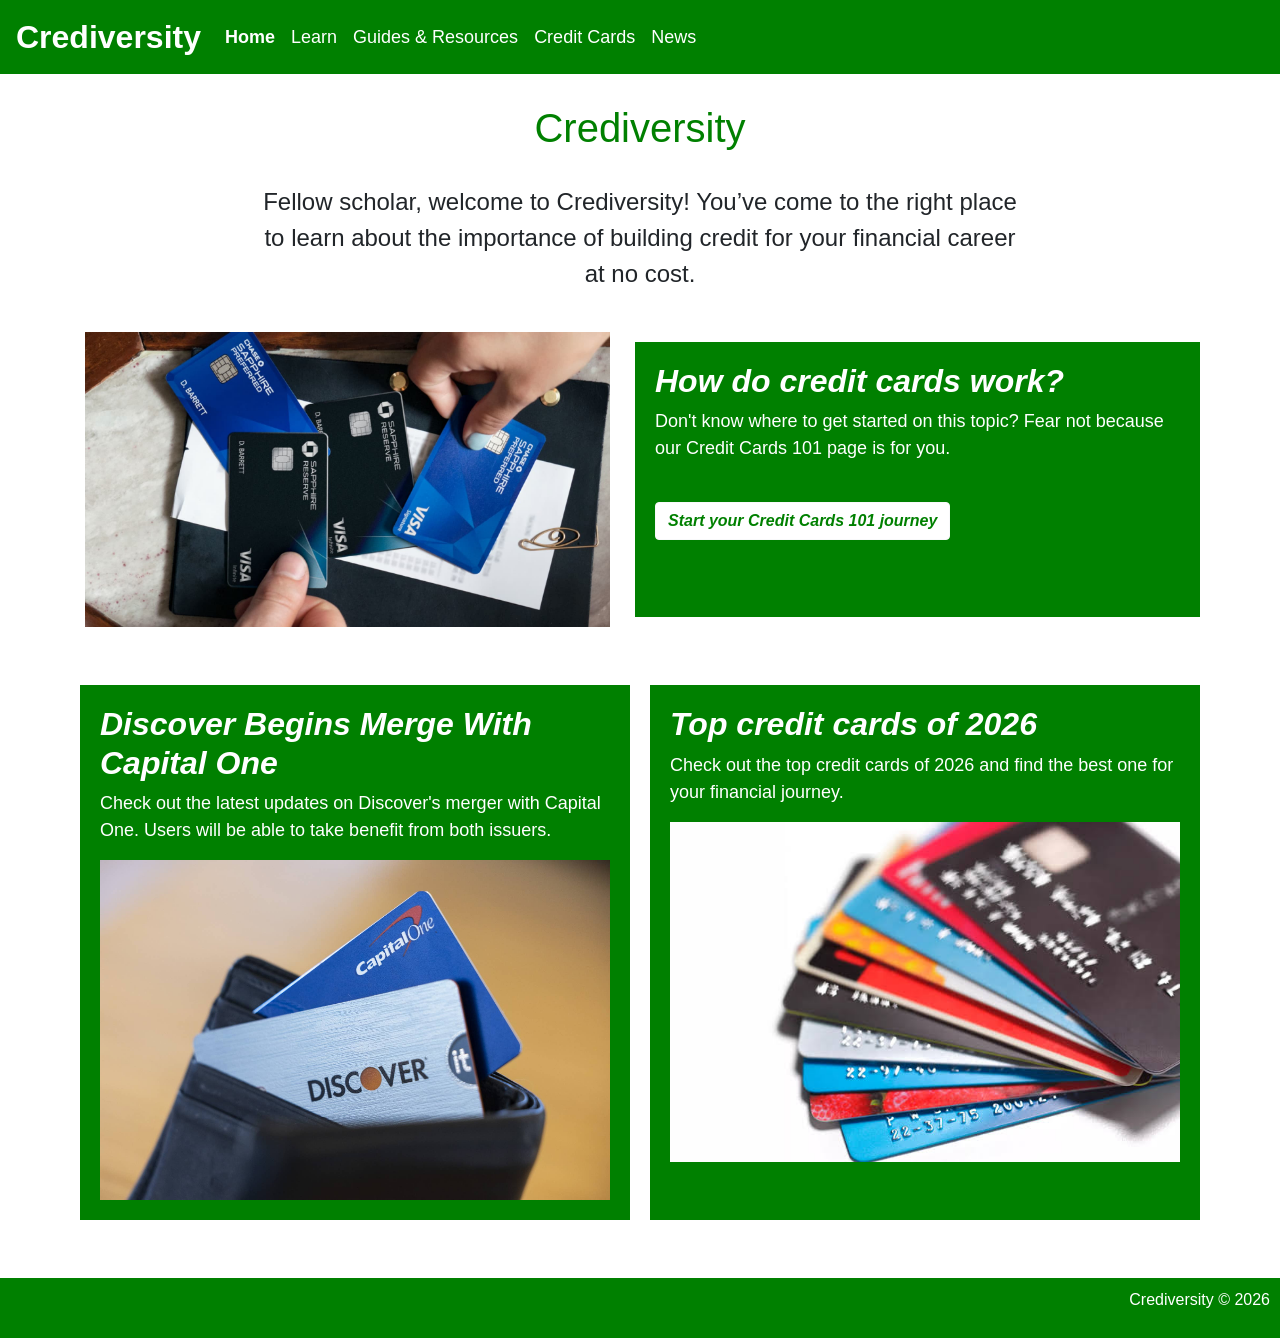
<file: index.html>
<!DOCTYPE html>
<html lang="en">
    <head>
        <meta charset="UTF-8">
        <meta name="viewport" content="width=device-width, initial-scale=1.0">
        <title>Crediversity | Home </title>

        <link rel="stylesheet" href="https://cdn.jsdelivr.net/npm/bootstrap@4.4.1/dist/css/bootstrap.min.css" integrity="sha384-Vkoo8x4CGsO3+Hhxv8T/Q5PaXtkKtu6ug5TOeNV6gBiFeWPGFN9MuhOf23Q9Ifjh" crossorigin="anonymous">

        <link rel="stylesheet" href="styles.css">
    <body>

    <nav class="navbar navbar-expand-lg">
        <a class="navbar-brand" href="index.html">Crediversity</a>
        <button class="navbar-toggler" type="button" data-toggle="collapse" data-target="#navbarText" aria-controls="navbarText" aria-expanded="false" aria-label="Toggle navigation">
        <span class="navbar-toggler-icon"></span>
        </button>
        <div class="collapse navbar-collapse" id="navbarText">
            <ul class="navbar-nav mr-auto">
                <li class="nav-item">
                <a class="nav-link active" href="index.html">Home</a>
                </li>
                <li class="nav-item">
                <a class="nav-link" href="learn.html">Learn</a>
                </li>
                <li class="nav-item">
                <a class="nav-link" href="resources.html">Guides & Resources</a>
                </li>
                <li class="nav-item">
                <a class="nav-link" href="creditcards.html">Credit Cards</a>
                </li>
                <li class="nav-item">
                <a class="nav-link" href="news.html">News</a>
                </li>
            </ul>
        </div>
    </nav>

<div class="title">
<h1>Crediversity</h1>
</div>

<br>

<div class="intro">
<p>Fellow scholar, welcome to Crediversity! You’ve come to the right place to learn
about the importance of building credit for your financial career at no cost.</p>
</div>

<br>

<div class="container">
    <div class="row">
        <div class="col">
          <img src="images/creditcard.jpg" alt="Credit Card" class="img-fluid">
        </div>

        <div class="col description">
        <h2><a href=learn.html>How do credit cards work?</a></h2>
        <p>Don't know where to get started on this topic? Fear not because our Credit Cards 101 page is for you.</p>
        <br>
        <button type="button" class="btn btn-light"><a href="learn.html" id="journey">Start your Credit Cards 101 journey</a></button>
        </div>
    </div>
</div>

<br>
<br>

<div class="container">
    <div class="row">
        <div class="col description">
        <h2><a href="https://thepointsguy.com/news/capital-one-discover-merger/ " target="_blank">Discover Begins Merge With Capital One</a></h2>   
        <p>Check out the latest updates on Discover's merger with Capital One. Users will be able to take benefit from both issuers.</p>
        <img src="images/capitalonediscovermerge.jpg" alt="Merges" class="img-fluid">         
        </div>

        <div class="col description">
        <h2><a href="https://www.nerdwallet.com/l/awards-credit-cards-2026" target="_blank">Top credit cards of 2026</a></h2> 
        <p>Check out the top credit cards of 2026 and find the best one for your financial journey.</p>           
        <img src="images/topcreditcards.jpeg" alt="Top credit cards" class="img-fluid">
        </div>
    </div>
</div>

<br>
<br>

<footer>
    <p>Crediversity &#169; 2026</p>
</footer>


    </body>
</html>
</file>
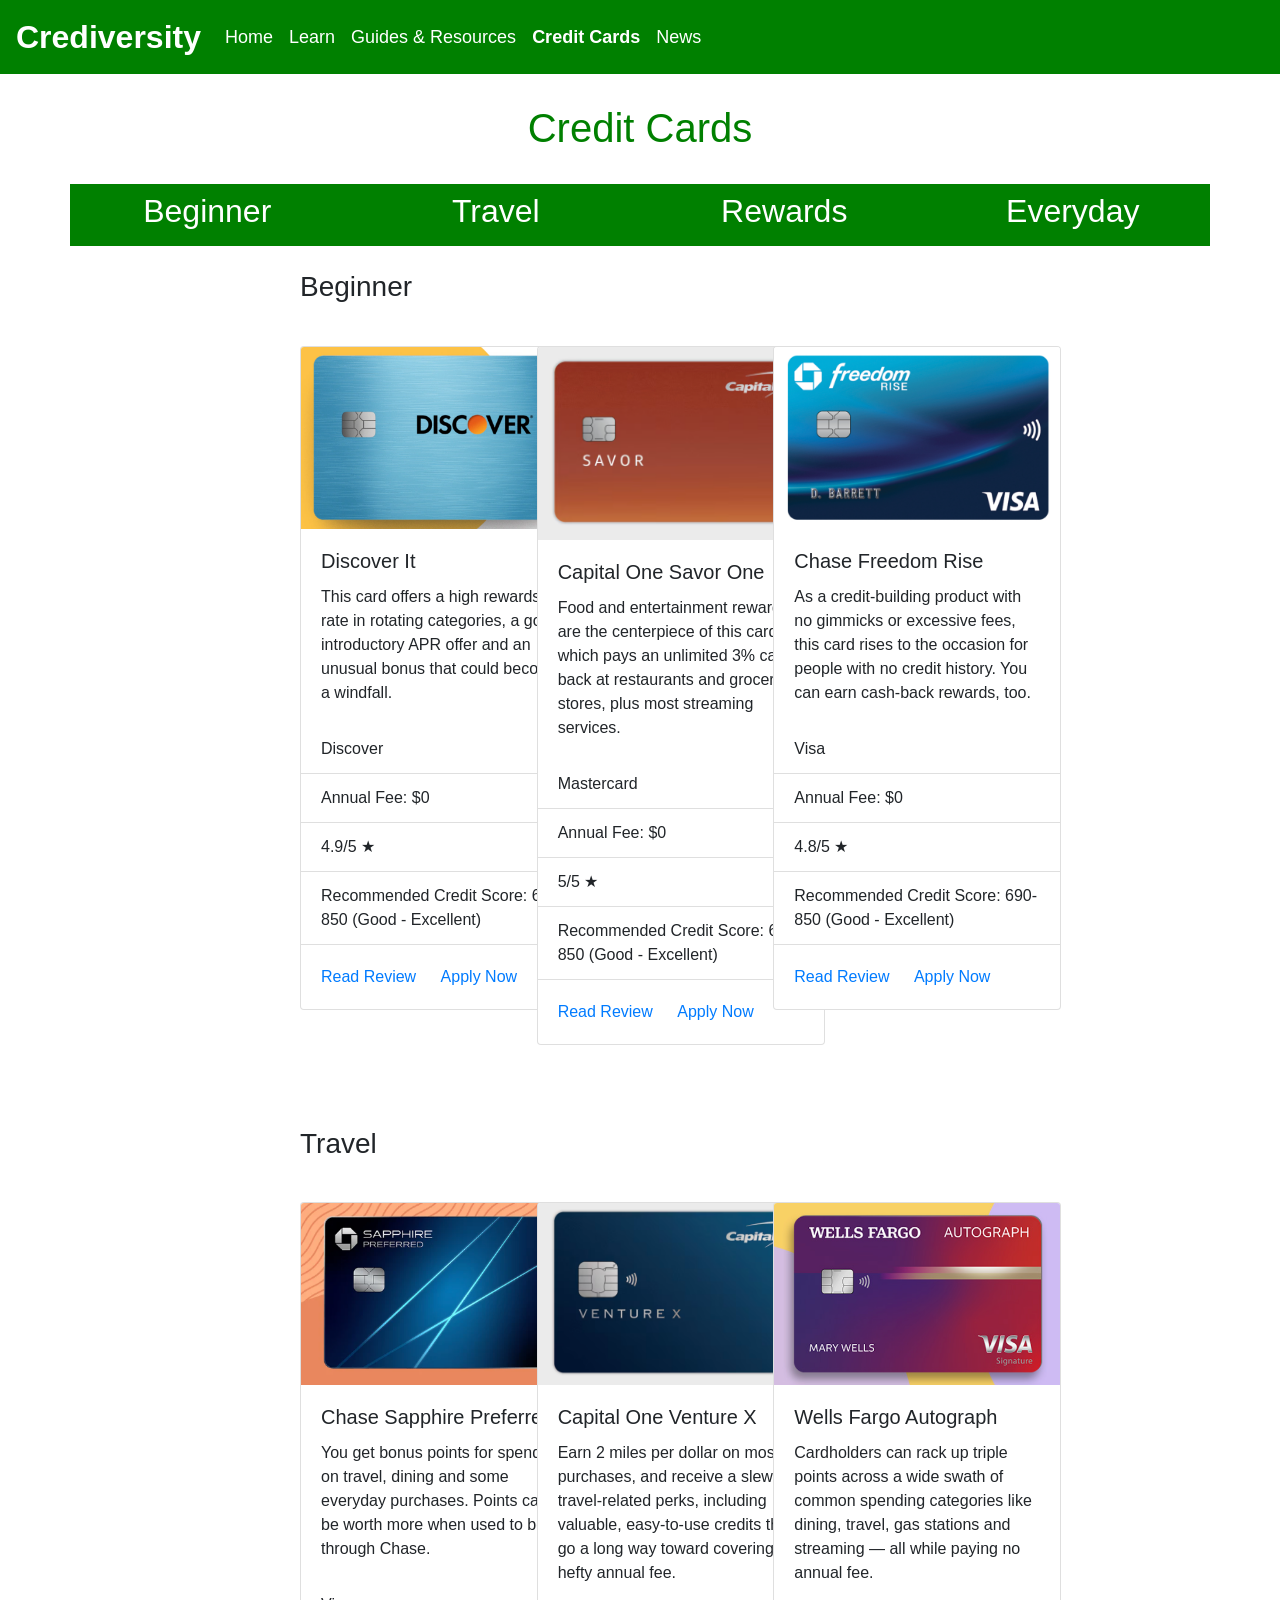
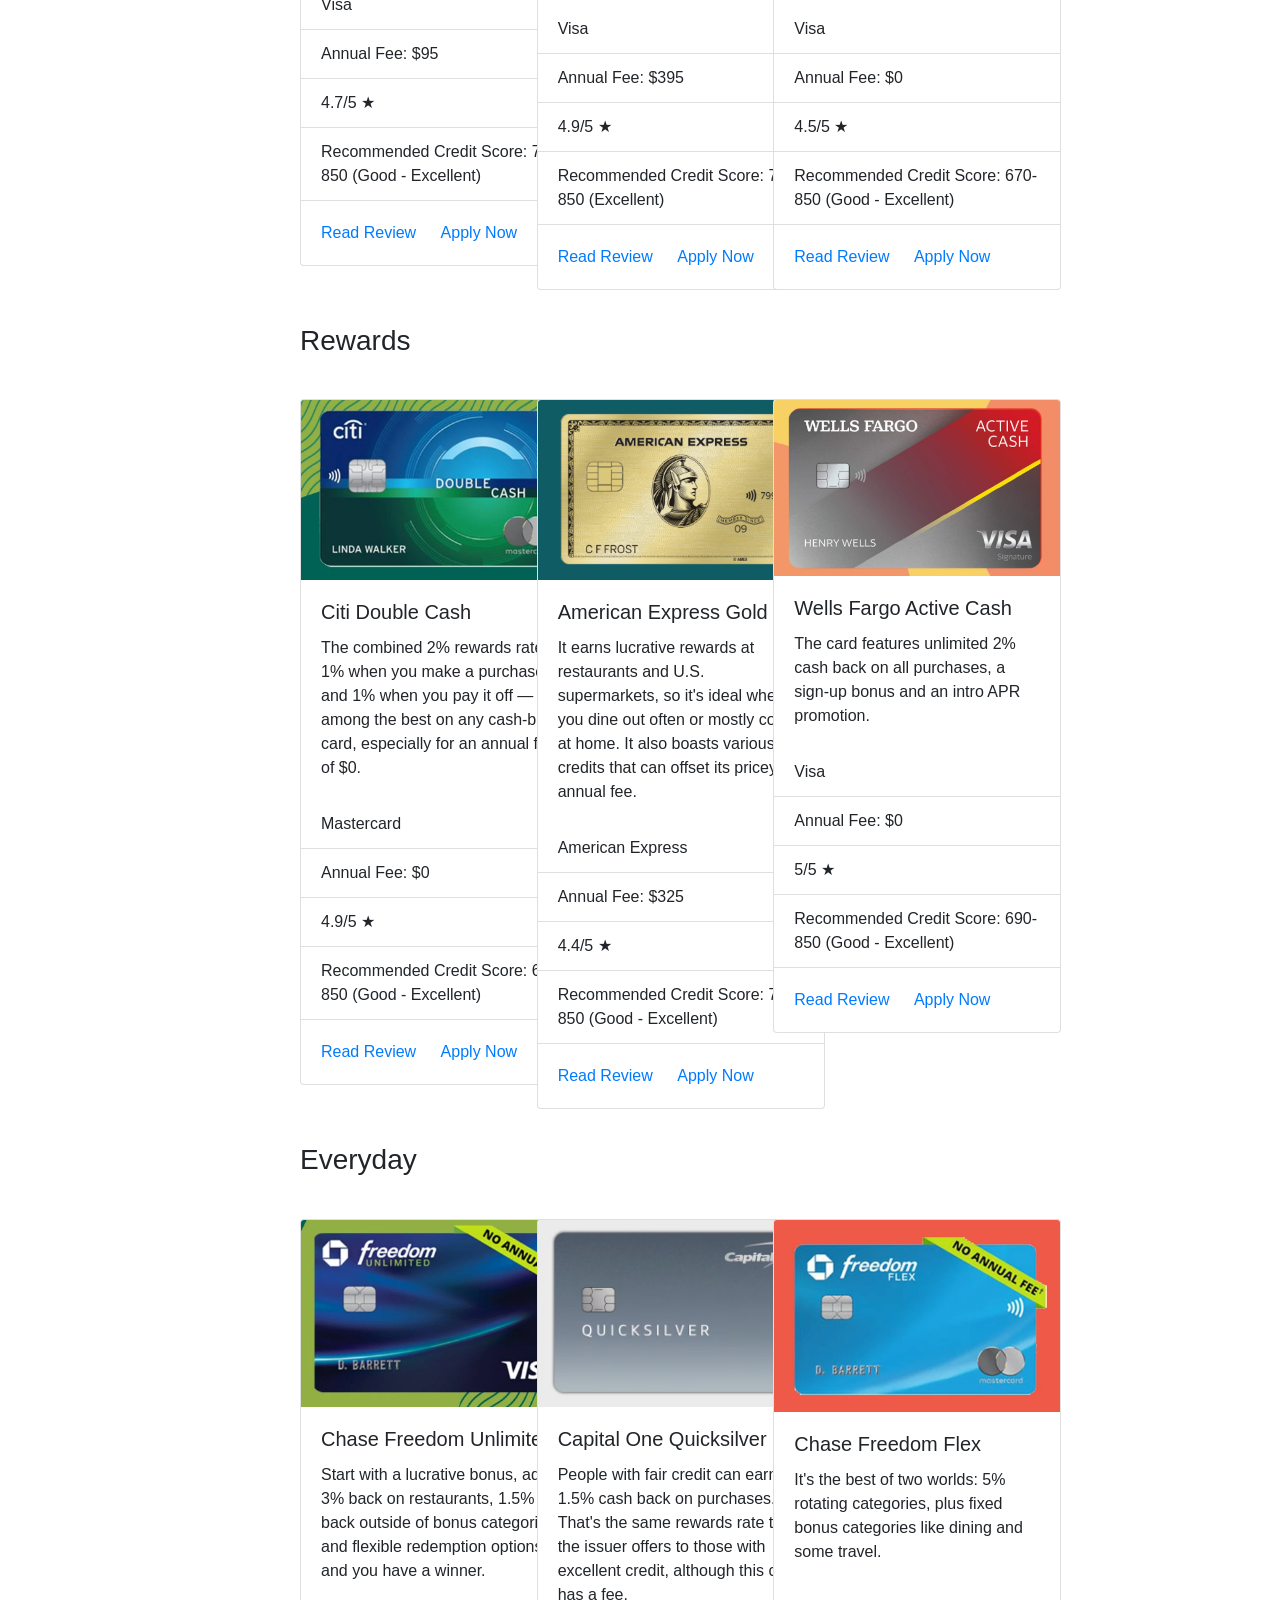
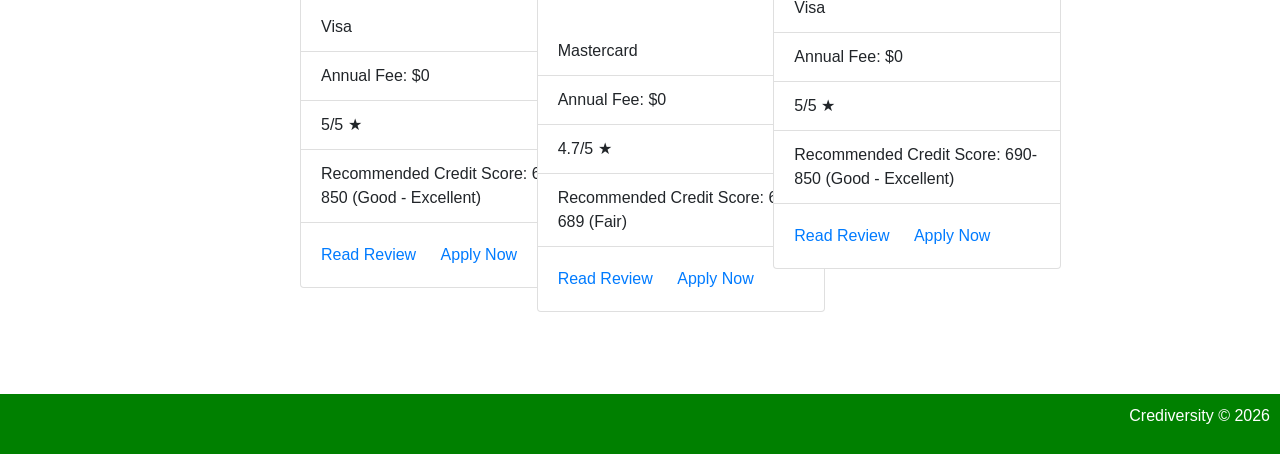
<file: creditcards.html>
<!DOCTYPE html>
<html lang="en">
    <head>
        <meta charset="UTF-8">
        <meta name="viewport" content="width=device-width, initial-scale=1.0">
        <title>Crediversity | Credit Cards </title>

        <link rel="stylesheet" href="https://cdn.jsdelivr.net/npm/bootstrap@4.4.1/dist/css/bootstrap.min.css" integrity="sha384-Vkoo8x4CGsO3+Hhxv8T/Q5PaXtkKtu6ug5TOeNV6gBiFeWPGFN9MuhOf23Q9Ifjh" crossorigin="anonymous">

        <link rel="stylesheet" href="styles.css">
    </head>
    <body>

    <nav class="navbar navbar-expand-lg">
        <a class="navbar-brand" href="index.html">Crediversity</a>
        <button class="navbar-toggler" type="button" data-toggle="collapse" data-target="#navbarText" aria-controls="navbarText" aria-expanded="false" aria-label="Toggle navigation">
        <span class="navbar-toggler-icon"></span>
        </button>
        <div class="collapse navbar-collapse" id="navbarText">
            <ul class="navbar-nav mr-auto">
                <li class="nav-item">
                <a class="nav-link" href="index.html">Home</a>
                </li>
                <li class="nav-item">
                <a class="nav-link" href="learn.html">Learn</a>
                </li>
                <li class="nav-item">
                <a class="nav-link" href="resources.html">Guides & Resources</a>
                </li>
                <li class="nav-item">
                <a class="nav-link active" href="creditcards.html">Credit Cards</a>
                </li>
                <li class="nav-item">
                <a class="nav-link" href="news.html">News</a>
                </li>
            </ul>
        </div>
    </nav>

<div class="title">
<h1>Credit Cards</h1>
</div>

<br>

<div class="container categoriesNavigation">
    <div class="row">
        <div class="col-3">
            <h2><a href="creditcards.html#beginner">Beginner</a></h2>
        </div>
        <div class="col-3">
            <h2><a href="creditcards.html#travel">Travel</a></h2>
        </div>
        <div class="col-3">
            <h2><a href="creditcards.html#rewards">Rewards</a></h2>
        </div>
        <div class="col-3">
            <h2><a href="creditcards.html#everyday">Everyday</a></h2>
        </div>
    </div>
</div>

<br>

<div class="section" id="beginner">
    <h3>Beginner</h3>
    <br>
    <div class="card-types">
        <div class="row">
            <div class="col-4">
                    <div class="card" style="width: 18rem;">
                        <img src="images/discoverit.png" class="card-img-top" alt="Discover It Card">
                        <div class="card-body">
                            <h5 class="card-title">Discover It</h5>
                            <p class="card-text">This card offers a high rewards rate in rotating categories, a good introductory APR offer and an unusual bonus that could become a windfall.</p>
                        </div>
                        <ul class="list-group list-group-flush">
                            <li class="list-group-item">Discover</li>
                            <li class="list-group-item">Annual Fee: $0</li>
                            <li class="list-group-item">4.9/5 &#x2605</li>
                            <li class="list-group-item">Recommended Credit Score: 670-850 (Good - Excellent)</li>
                        </ul>
                        <div class="card-body">
                            <a href="https://www.nerdwallet.com/credit-cards/reviews/discover-it-cash-back" target="_blank" class="card-link">Read Review</a>
                            <a href="https://www.discover.com/credit-cards/cash-back/it-card/?ICMPGN=ALL_CC_CB_CARD" target="_blank" class="card-link">Apply Now</a>
                        </div>
                    </div>
            </div>

            <div class="col-4">
                        <div class="card" style="width: 18rem;">
                        <img src="images/savorone.png" class="card-img-top" alt="Capital One Savor One Card">
                        <div class="card-body">
                            <h5 class="card-title">Capital One Savor One</h5>
                            <p class="card-text">Food and entertainment rewards are the centerpiece of this card, which pays an unlimited 3% cash back at restaurants and grocery stores, plus most streaming services.</p>
                        </div>
                        <ul class="list-group list-group-flush">
                            <li class="list-group-item">Mastercard</li>
                            <li class="list-group-item">Annual Fee: $0</li>
                            <li class="list-group-item">5/5 &#x2605</li>
                            <li class="list-group-item">Recommended Credit Score: 670-850 (Good - Excellent)</li>
                        </ul>
                        <div class="card-body">
                            <a href="https://www.nerdwallet.com/credit-cards/reviews/capital-one-savor" target="_blank" class="card-link">Read Review</a>
                            <a href="https://www.capitalone.com/credit-cards/savor/" target="_blank" class="card-link">Apply Now</a>
                        </div>
                    </div>
            </div>

            <div class="col-4">
                        <div class="card" style="width: 18rem;">
                        <img src="images/chase_rise.png" class="card-img-top" alt="Chase Freedom Rise Card">
                        <div class="card-body">
                            <h5 class="card-title">Chase Freedom Rise</h5>
                            <p class="card-text">As a credit-building product with no gimmicks or excessive fees, this card rises to the occasion for people with no credit history. You can earn cash-back rewards, too.</p>
                        </div>
                        <ul class="list-group list-group-flush">
                            <li class="list-group-item">Visa</li>
                            <li class="list-group-item">Annual Fee: $0</li>
                            <li class="list-group-item">4.8/5 &#x2605</li>
                            <li class="list-group-item">Recommended Credit Score: 690-850 (Good - Excellent)</li>
                        </ul>
                        <div class="card-body">
                            <a href="https://www.nerdwallet.com/credit-cards/reviews/chase-freedom-rise" target="_blank" class="card-link">Read Review</a>
                            <a href="https://creditcards.chase.com/cash-back-credit-cards/freedom/rise" target="_blank" class="card-link">Apply Now</a>
                        </div>
                    </div>
            </div>
        </div>
    </div>
    <br>
</div>

<br>
<br>

<div class="section" id="travel">
    <h3>Travel</h3>
    <br>
    <div class="card-types">
        <div class="row">
            <div class="col-4">
                    <div class="card" style="width: 18rem;">
                        <img src="images/chase_sapphirepreferred.png" class="card-img-top" alt="Chase Sapphire Preferred Card">
                        <div class="card-body">
                            <h5 class="card-title">Chase Sapphire Preferred</h5>
                            <p class="card-text">You get bonus points for spending on travel, dining and some everyday purchases. Points can be worth more when used to book through Chase.</p>
                        </div>
                        <ul class="list-group list-group-flush">
                            <li class="list-group-item">Visa</li>
                            <li class="list-group-item">Annual Fee: $95</li>
                            <li class="list-group-item">4.7/5 &#x2605</li>
                            <li class="list-group-item">Recommended Credit Score: 700-850 (Good - Excellent)</li>
                        </ul>
                        <div class="card-body">
                            <a href="https://www.nerdwallet.com/credit-cards/reviews/chase-sapphire-preferred" target="_blank" class="card-link">Read Review</a>
                            <a href="https://creditcards.chase.com/rewards-credit-cards/sapphire/preferred" target="_blank" class="card-link">Apply Now</a>
                        </div>
                    </div>
            </div>

            <div class="col-4">
                        <div class="card" style="width: 18rem;">
                        <img src="images/capitalone_venturex.png" class="card-img-top" alt="Capital One Venture X Card">
                        <div class="card-body">
                            <h5 class="card-title">Capital One Venture X</h5>
                            <p class="card-text">Earn 2 miles per dollar on most purchases, and receive a slew of travel-related perks, including valuable, easy-to-use credits that go a long way toward covering the hefty annual fee.</p>
                        </div>
                        <ul class="list-group list-group-flush">
                            <li class="list-group-item">Visa</li>
                            <li class="list-group-item">Annual Fee: $395</li>
                            <li class="list-group-item">4.9/5 &#x2605</li>
                            <li class="list-group-item">Recommended Credit Score: 720-850 (Excellent)</li>
                        </ul>
                        <div class="card-body">
                            <a href="https://www.nerdwallet.com/credit-cards/reviews/capital-one-venture-x" target="_blank" class="card-link">Read Review</a>
                            <a href="https://www.capitalone.com/credit-cards/venture-x/" target="_blank" class="card-link">Apply Now</a>
                        </div>
                    </div>
            </div>

            <div class="col-4">
                        <div class="card" style="width: 18rem;">
                        <img src="images/wellsfargo_autograph.png" class="card-img-top" alt="Wells Fargo Autograph Card">
                        <div class="card-body">
                            <h5 class="card-title">Wells Fargo Autograph</h5>
                            <p class="card-text">Cardholders can rack up triple points across a wide swath of common spending categories like dining, travel, gas stations and streaming — all while paying no annual fee.</p>
                        </div>
                        <ul class="list-group list-group-flush">
                            <li class="list-group-item">Visa</li>
                            <li class="list-group-item">Annual Fee: $0</li>
                            <li class="list-group-item">4.5/5 &#x2605</li>
                            <li class="list-group-item">Recommended Credit Score: 670-850 (Good - Excellent)</li>
                        </ul>
                        <div class="card-body">
                            <a href="https://www.nerdwallet.com/credit-cards/reviews/wells-fargo-autograph" target="_blank" class="card-link">Read Review</a>
                            <a href="https://creditcards.wellsfargo.com/autograph-visa-credit-card/?sub_channel=SEO&vendor_code=G" target="_blank" class="card-link">Apply Now</a>
                        </div>
                    </div>
            </div>
        </div>
    </div>
    <br>
</div>

<div class="section" id="rewards">
    <h3>Rewards</h3>
    <br>
    <div class="card-types">
        <div class="row">
            <div class="col-4">
                    <div class="card" style="width: 18rem;">
                        <img src="images/citi_doublecash.png" class="card-img-top" alt="Citi Double Cash Card">
                        <div class="card-body">
                            <h5 class="card-title">Citi Double Cash</h5>
                            <p class="card-text">The combined 2% rewards rate — 1% when you make a purchase and 1% when you pay it off — is among the best on any cash-back card, especially for an annual fee of $0.</p>
                        </div>
                        <ul class="list-group list-group-flush">
                            <li class="list-group-item">Mastercard</li>
                            <li class="list-group-item">Annual Fee: $0</li>
                            <li class="list-group-item">4.9/5 &#x2605</li>
                            <li class="list-group-item">Recommended Credit Score: 690-850 (Good - Excellent)</li>
                        </ul>
                        <div class="card-body">
                            <a href="https://www.nerdwallet.com/credit-cards/reviews/citi-double-cash" target="_blank" class="card-link">Read Review</a>
                            <a href="https://www.citi.com/credit-cards/citi-double-cash-credit-card" target="_blank" class="card-link">Apply Now</a>
                        </div>
                    </div>
            </div>

            <div class="col-4">
                        <div class="card" style="width: 18rem;">
                        <img src="images/amex_gold.png" class="card-img-top" alt="American Express Gold Card">
                        <div class="card-body">
                            <h5 class="card-title">American Express Gold</h5>
                            <p class="card-text">It earns lucrative rewards at restaurants and U.S. supermarkets, so it's ideal whether you dine out often or mostly cook at home. It also boasts various credits that can offset its pricey annual fee.</p>
                        </div>
                        <ul class="list-group list-group-flush">
                            <li class="list-group-item">American Express</li>
                            <li class="list-group-item">Annual Fee: $325</li>
                            <li class="list-group-item">4.4/5 &#x2605</li>
                            <li class="list-group-item">Recommended Credit Score: 720-850 (Good - Excellent)</li>
                        </ul>
                        <div class="card-body">
                            <a href="https://www.nerdwallet.com/credit-cards/reviews/american-express-premier-rewards-gold" target="_blank" class="card-link">Read Review</a>
                            <a href="https://www.americanexpress.com/us/credit-cards/card/gold-card/" target="_blank" class="card-link">Apply Now</a>
                        </div>
                    </div>
            </div>

            <div class="col-4">
                        <div class="card" style="width: 18rem;">
                        <img src="images/wellsfargo_activecash.png" class="card-img-top" alt="Wells Fargo Active Cash Card">
                        <div class="card-body">
                            <h5 class="card-title">Wells Fargo Active Cash</h5>
                            <p class="card-text">The card features unlimited 2% cash back on all purchases, a sign-up bonus and an intro APR promotion.</p>
                        </div>
                        <ul class="list-group list-group-flush">
                            <li class="list-group-item">Visa</li>
                            <li class="list-group-item">Annual Fee: $0</li>
                            <li class="list-group-item">5/5 &#x2605</li>
                            <li class="list-group-item">Recommended Credit Score: 690-850 (Good - Excellent)</li>
                        </ul>
                        <div class="card-body">
                            <a href="https://www.nerdwallet.com/credit-cards/reviews/wells-fargo-active-cash" target="_blank"class="card-link">Read Review</a>
                            <a href="https://creditcards.wellsfargo.com/active-cash-credit-card/?sub_channel=SEO&vendor_code=G" target="_blank" class="card-link">Apply Now</a>
                        </div>
                    </div>
            </div>
        </div>
    </div>
    <br>
</div>

<div class="section" id="everyday">
    <h3>Everyday</h3>
    <br>
    <div class="card-types">
        <div class="row">
            <div class="col-4">
                    <div class="card" style="width: 18rem;">
                        <img src="images/chase_unlimited.png" class="card-img-top" alt="Chase Freedom Unlimited Card">
                        <div class="card-body">
                            <h5 class="card-title">Chase Freedom Unlimited</h5>
                            <p class="card-text">Start with a lucrative bonus, add 3% back on restaurants, 1.5% back outside of bonus categories and flexible redemption options, and you have a winner.</p>
                        </div>
                        <ul class="list-group list-group-flush">
                            <li class="list-group-item">Visa</li>
                            <li class="list-group-item">Annual Fee: $0</li>
                            <li class="list-group-item">5/5 &#x2605</li>
                            <li class="list-group-item">Recommended Credit Score: 690-850 (Good - Excellent)</li>
                        </ul>
                        <div class="card-body">
                            <a href="https://www.nerdwallet.com/credit-cards/reviews/chase-freedom-unlimited" target="_blank" class="card-link">Read Review</a>
                            <a href="https://creditcards.chase.com/cash-back-credit-cards/freedom/unlimited" target="_blank" class="card-link">Apply Now</a>
                        </div>
                    </div>
            </div>

            <div class="col-4">
                        <div class="card" style="width: 18rem;">
                        <img src="images/capitalone_quicksilver.png" class="card-img-top" alt="Capital One Quicksilver Card">
                        <div class="card-body">
                            <h5 class="card-title">Capital One Quicksilver</h5>
                            <p class="card-text">People with fair credit can earn 1.5% cash back on purchases. That's the same rewards rate that the issuer offers to those with excellent credit, although this card has a fee.</p>
                        </div>
                        <ul class="list-group list-group-flush">
                            <li class="list-group-item">Mastercard</li>
                            <li class="list-group-item">Annual Fee: $0</li>
                            <li class="list-group-item">4.7/5 &#x2605</li>
                            <li class="list-group-item">Recommended Credit Score: 630-689 (Fair)</li>
                        </ul>
                        <div class="card-body">
                            <a href="https://www.nerdwallet.com/credit-cards/reviews/capital-one-quicksilverone" target="_blank" class="card-link">Read Review</a>
                            <a href="https://www.capitalone.com/credit-cards/quicksilver/" target="_blank" class="card-link">Apply Now</a>
                        </div>
                    </div>
            </div>

            <div class="col-4">
                        <div class="card" style="width: 18rem;">
                        <img src="images/chase_flex.png" class="card-img-top" alt="Chase Freedom Flex Card">
                        <div class="card-body">
                            <h5 class="card-title">Chase Freedom Flex</h5>
                            <p class="card-text">It's the best of two worlds: 5% rotating categories, plus fixed bonus categories like dining and some travel.</p>
                        </div>
                        <ul class="list-group list-group-flush">
                            <li class="list-group-item">Visa</li>
                            <li class="list-group-item">Annual Fee: $0</li>
                            <li class="list-group-item">5/5 &#x2605</li>
                            <li class="list-group-item">Recommended Credit Score: 690-850 (Good - Excellent)</li>
                        </ul>
                        <div class="card-body">
                            <a href="https://www.nerdwallet.com/credit-cards/reviews/chase-freedom-flex" target="_blank" class="card-link">Read Review</a>
                            <a href="https://creditcards.chase.com/cash-back-credit-cards/freedom/flex" target="_blank" class="card-link">Apply Now</a>
                        </div>
                    </div>
            </div>
        </div>
    </div>
    <br>
</div>


<br>
<br>

<footer>
    <p>Crediversity &#169; 2026</p>
</footer>


    </body>
</html>
</file>
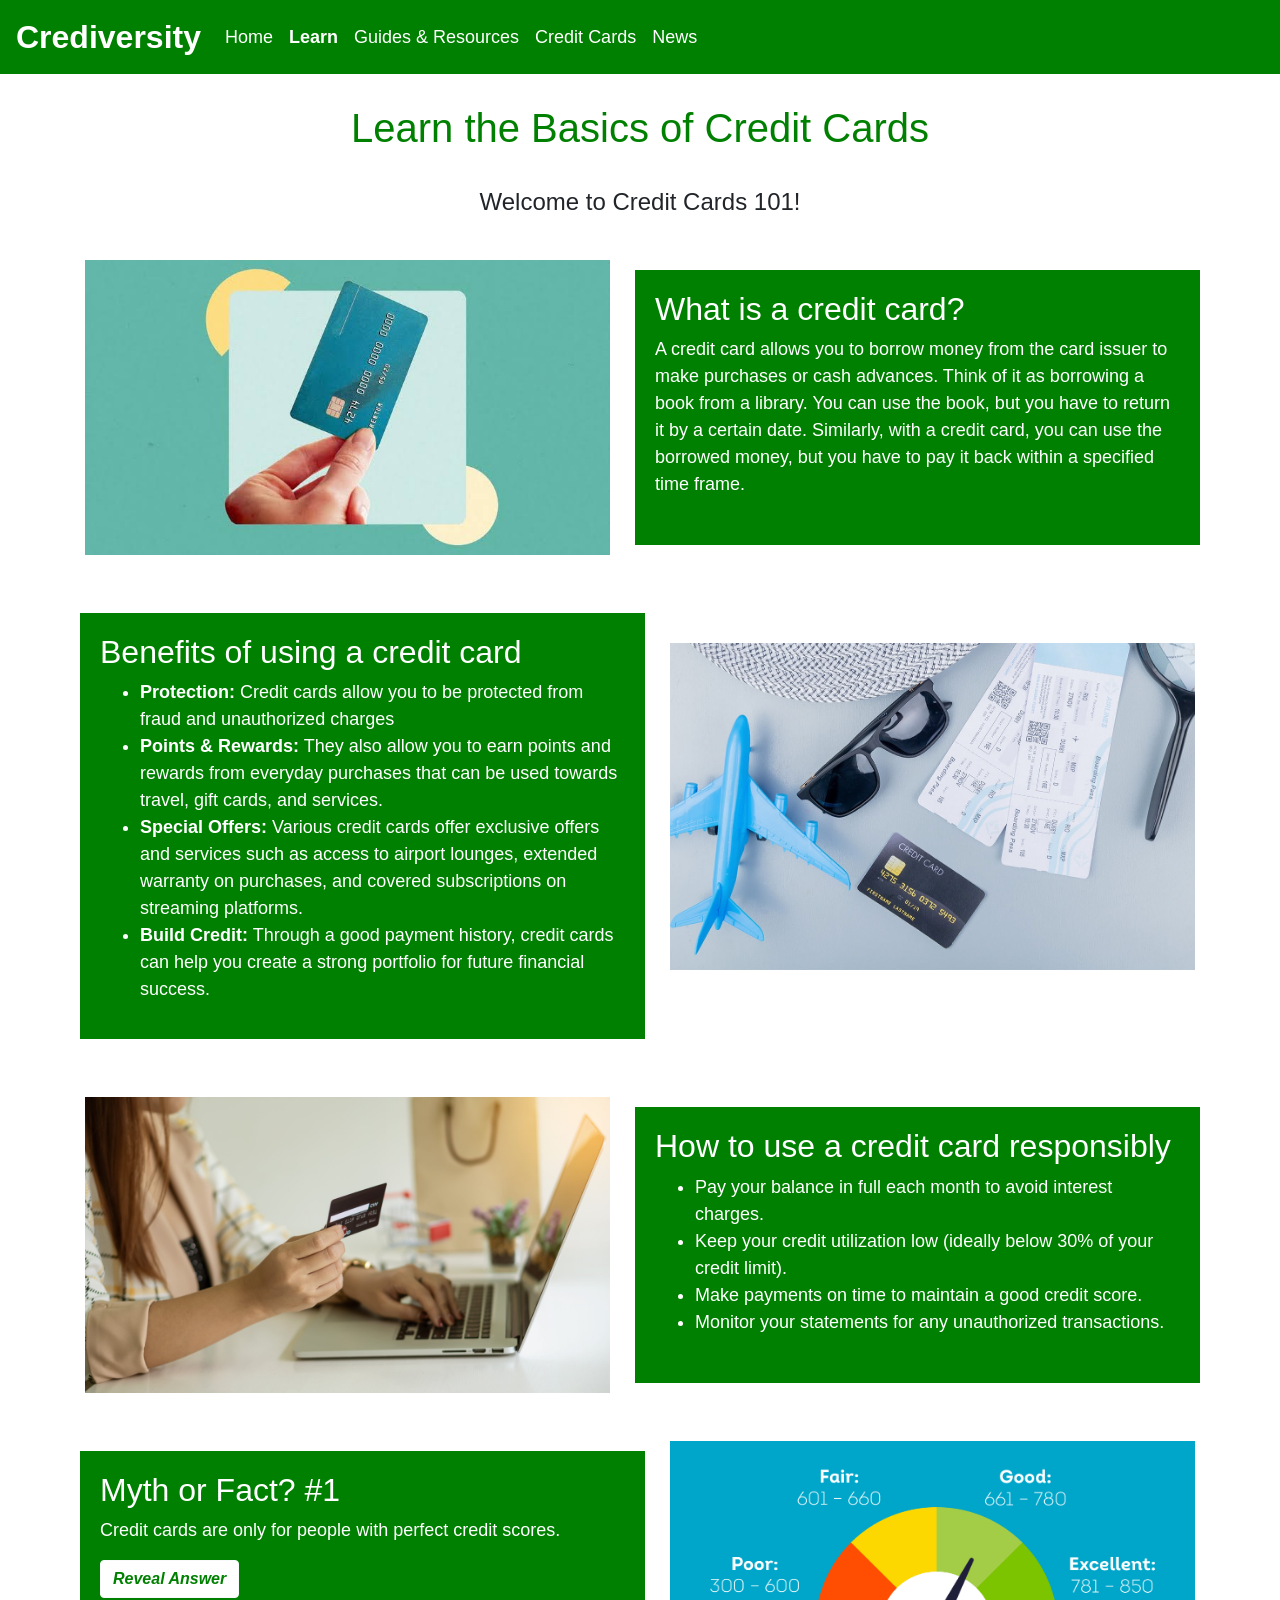
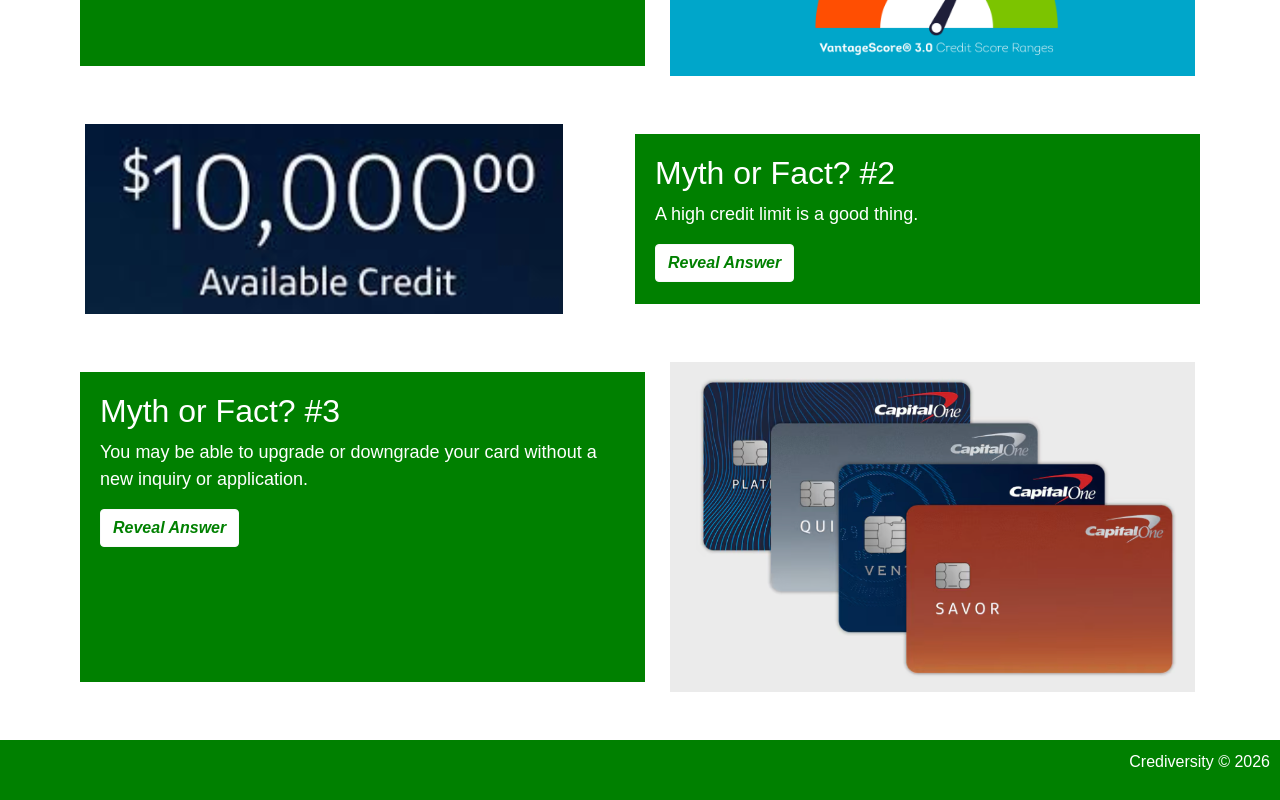
<file: learn.html>
<!DOCTYPE html>
<html lang="en">
    <head>
        <meta charset="UTF-8">
        <meta name="viewport" content="width=device-width, initial-scale=1.0">
        <title>Crediversity | Learn </title>

        <link rel="stylesheet" href="https://cdn.jsdelivr.net/npm/bootstrap@4.4.1/dist/css/bootstrap.min.css" integrity="sha384-Vkoo8x4CGsO3+Hhxv8T/Q5PaXtkKtu6ug5TOeNV6gBiFeWPGFN9MuhOf23Q9Ifjh" crossorigin="anonymous">

        <link rel="stylesheet" href="styles.css">
    </head>
    <body>

   <nav class="navbar navbar-expand-lg">
        <a class="navbar-brand" href="index.html">Crediversity</a>
        <button class="navbar-toggler" type="button" data-toggle="collapse" data-target="#navbarText" aria-controls="navbarText" aria-expanded="false" aria-label="Toggle navigation">
        <span class="navbar-toggler-icon"></span>
        </button>
        <div class="collapse navbar-collapse" id="navbarText">
            <ul class="navbar-nav mr-auto">
                <li class="nav-item">
                <a class="nav-link" href="index.html">Home</a>
                </li>
                <li class="nav-item">
                <a class="nav-link active" href="learn.html">Learn</a>
                </li>
                <li class="nav-item">
                <a class="nav-link" href="resources.html">Guides & Resources</a>
                </li>
                <li class="nav-item">
                <a class="nav-link" href="creditcards.html">Credit Cards</a>
                </li>
                <li class="nav-item">
                <a class="nav-link" href="news.html">News</a>
                </li>
            </ul>
        </div>
    </nav>

<div class="title">
<h1>Learn the Basics of Credit Cards</h1>
</div>

<br>

<div class="intro">
<p>Welcome to Credit Cards 101!</p>
</div>

<br>

<div class="container">
    <div class="row">
        <div class="col">
          <img src="images/creditcard_learn.jpeg" alt="Credit Card" class="img-fluid">
        </div>

        <div class="col description">
        <h2>What is a credit card?</h2>
        <p>A credit card allows you to borrow money from the card issuer to make purchases or cash advances. Think of it as borrowing
            a book from a library. You can use the book, but you have to return it by a certain date. Similarly, with a credit card, you can use the borrowed money,  
            but you have to pay it back within a specified time frame.</p>
        </p>
        </div>
    </div>
</div>

<br>
<br>

<div class="container">
    <div class="row">
        <div class="col description">
        <h2>Benefits of using a credit card</h2>
        <ul>
            <li><b>Protection:</b> Credit cards allow you to be protected from fraud and unauthorized charges</li>
            <li><b>Points & Rewards:</b> They also allow you to earn points and rewards from everyday purchases that can be used towards travel, gift cards, and services.</li>
            <li><b>Special Offers:</b> Various credit cards offer exclusive offers and services such as access to airport lounges, extended warranty on purchases, and covered subscriptions on streaming platforms.</li>
            <li><b>Build Credit:</b> Through a good payment history, credit cards can help you create a strong portfolio for future financial success.</li>
        </ul>
        </div>
        <div class="col benefitsImage">
            <img src="images/creditcardbenefits.jpg" alt="Credit Card Benefits" class="img-fluid">
        </div>
    </div>
</div>

<br>
<br>

<div class="container">
    <div class="row">
        <div class="col">
          <img src="images/paycreditcard.jpg" alt="Paying Credit Card" class="img-fluid">
        </div>
        <div class="col description">
        <h2>How to use a credit card responsibly</h2>
        <ul>
            <li>Pay your balance in full each month to avoid interest charges.</li>
            <li>Keep your credit utilization low (ideally below 30% of your credit limit).</li>
            <li>Make payments on time to maintain a good credit score.</li>
            <li>Monitor your statements for any unauthorized transactions.</li>
        </ul>
        </div>
    </div>
</div>

<br>
<br>

<div class="container">
    <div class="row">
        <div class="col description">
        <h2>Myth or Fact? #1</h2>
        <p>Credit cards are only for people with perfect credit scores.</p>
        <button type="button" class="btn btn-light" onclick="revealAnswer()">Reveal Answer</button>
            
            <!-- Hidden area where the answer will appear -->
            <div id="answerContainer" class="mt-3" style="display: none;">
                <h4><strong>Answer: Myth!</strong></h4>
                <p>You don't need a perfect credit score to get a credit card. There are many cards designed for people with average, fair, or even building credit (like secured cards).</p>
            </div>
        </div>
        <div class="col" id="creditScoreImage">
            <img src="images/creditscore.png" alt="Credit Score Chart" class="img-fluid">
        </div>
    </div>
</div>

<br>
<br>

<div class="container">
    <div class="row">
        <div class="col">
            <img src="images/creditlimit.png" alt="High Credit Limit" class="img-fluid">
        </div>
        <div class="col description">
        <h2>Myth or Fact? #2</h2>
        <p>A high credit limit is a good thing.</p>
        <button type="button" class="btn btn-light" onclick="revealAnswer2()">Reveal Answer</button>
            
            <!-- Hidden area where the answer will appear -->
            <div id="answerContainer2" class="mt-3" style="display: none;">
                <h4><strong>Answer: Fact!</strong></h4>
                <p>If you manage your credit cards wisely, a high credit limit can be an advantage. Thirty percent of your credit score is based on your debt-to-credit ratio (the amount you owe in proportion to your total credit limit). If you have a high credit limit and you keep your balances low, your debt-to-credit ratio is also low, which can help your credit score.</p>
            </div>
        </div>
    </div>
</div>

<br>
<br>

<div class="container">
    <div class="row">
        <div class="col description">
        <h2>Myth or Fact? #3</h2>
        <p>You may be able to upgrade or downgrade your card without a new inquiry or application.</p>
        <button type="button" class="btn btn-light" onclick="revealAnswer3()">Reveal Answer</button>
            
            <!-- Hidden area where the answer will appear -->
            <div id="answerContainer3" class="mt-3" style="display: none;">
                <h4><strong>Answer: Fact!</strong></h4>
                <p>Yes, this is called a "Product Change," and you can often upgrade or downgrade your credit card without a new credit inquiry, especially if you are a loyal customer or if the change is made within a short period of time. Although it depends
                    on the credit card provider, it does not hurt to contact them.
                </p>
            </div>
        </div>
        <div class="col" id="productChangeImage">
            <img src="images/capitalone_cards.png" alt="Product Change" class="img-fluid">
        </div>
    </div>
</div>

<br>
<br>

<footer>
    <p>Crediversity &#169; 2026</p>
</footer>

<script src="script.js"></script>
    </body>
</html>
</file>
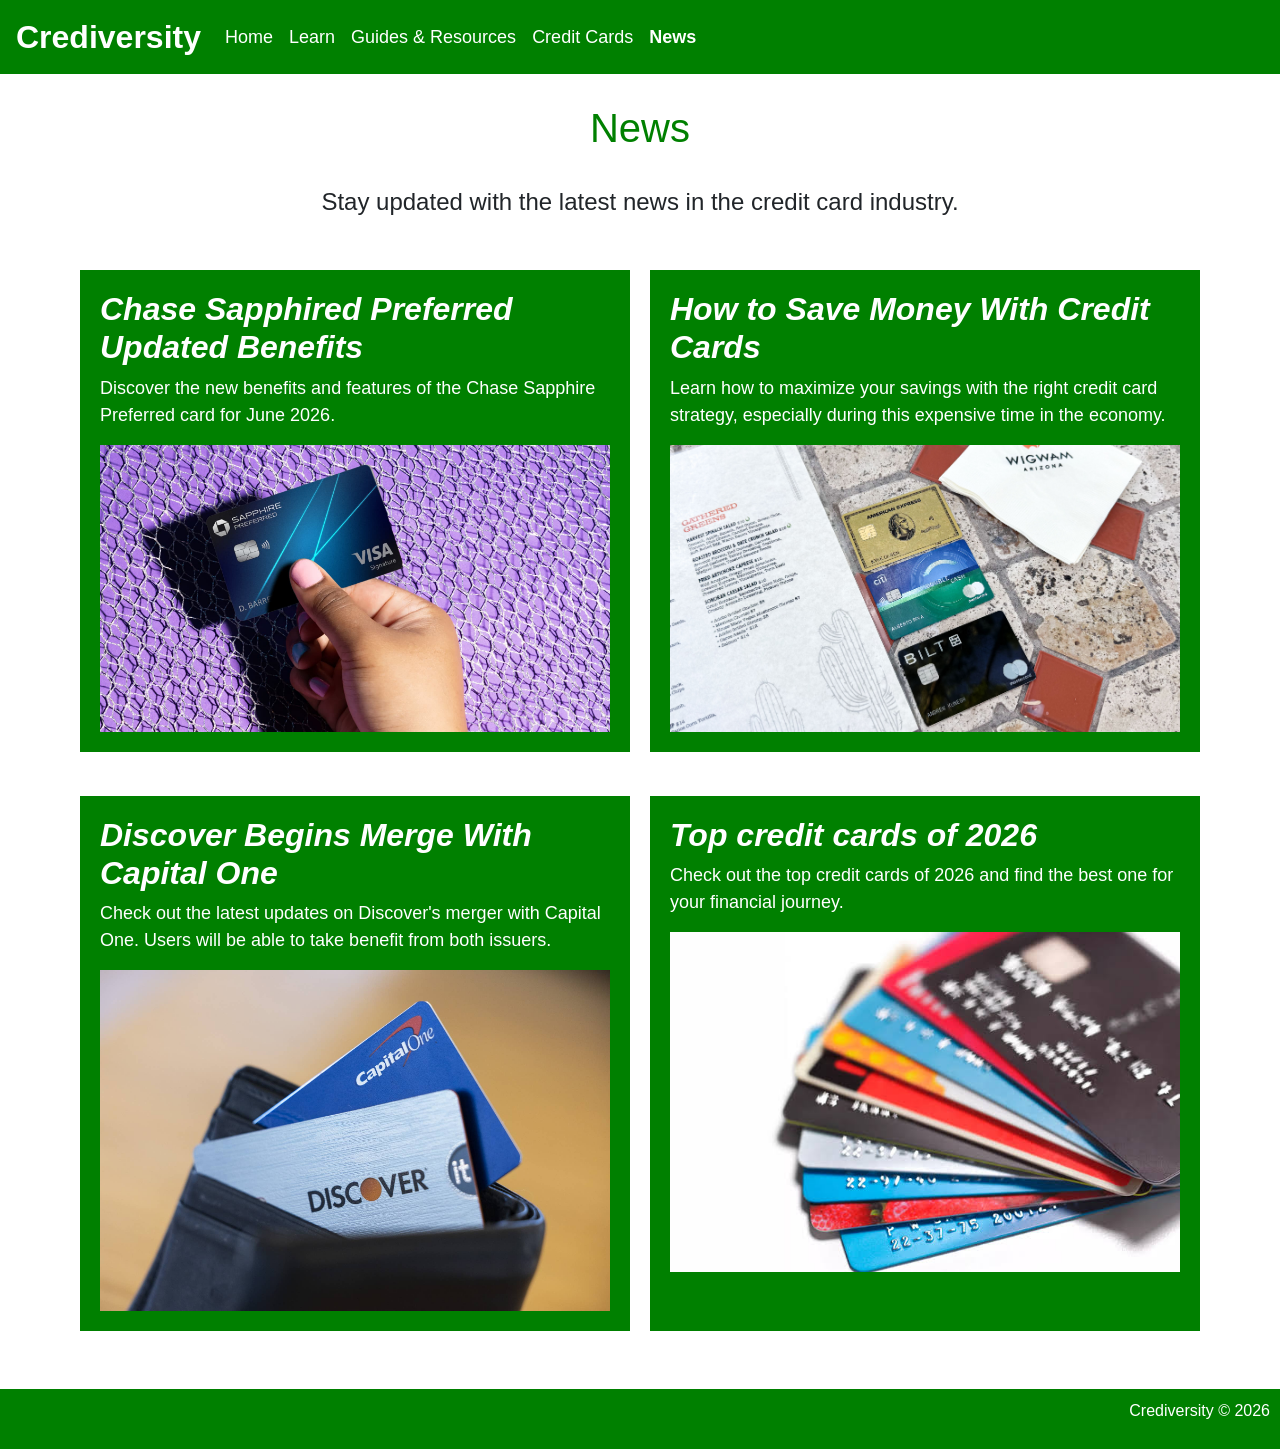
<file: news.html>
<!DOCTYPE html>
<html lang="en">
    <head>
        <meta charset="UTF-8">
        <meta name="viewport" content="width=device-width, initial-scale=1.0">
        <title>Crediversity | News </title>

        <link rel="stylesheet" href="https://cdn.jsdelivr.net/npm/bootstrap@4.4.1/dist/css/bootstrap.min.css" integrity="sha384-Vkoo8x4CGsO3+Hhxv8T/Q5PaXtkKtu6ug5TOeNV6gBiFeWPGFN9MuhOf23Q9Ifjh" crossorigin="anonymous">

        <link rel="stylesheet" href="styles.css">
    </head>
    <body>

  <nav class="navbar navbar-expand-lg">
        <a class="navbar-brand" href="index.html">Crediversity</a>
        <button class="navbar-toggler" type="button" data-toggle="collapse" data-target="#navbarText" aria-controls="navbarText" aria-expanded="false" aria-label="Toggle navigation">
        <span class="navbar-toggler-icon"></span>
        </button>
        <div class="collapse navbar-collapse" id="navbarText">
            <ul class="navbar-nav mr-auto">
                <li class="nav-item">
                <a class="nav-link" href="index.html">Home</a>
                </li>
                <li class="nav-item">
                <a class="nav-link" href="learn.html">Learn</a>
                </li>
                <li class="nav-item">
                <a class="nav-link" href="resources.html">Guides & Resources</a>
                </li>
                <li class="nav-item">
                <a class="nav-link" href="creditcards.html">Credit Cards</a>
                </li>
                <li class="nav-item">
                <a class="nav-link active" href="news.html">News</a>
                </li>
            </ul>
        </div>
    </nav>

<div class="title">
<h1>News</h1>
</div>

<br>

<div class="intro">
<p>Stay updated with the latest news in the credit card industry.</p>
</div>

<br>

<div class="container">
    <div class="row">
        <div class="col description">
        <h2><a href="https://www.nerdwallet.com/credit-cards/news/chase-sapphire-preferred-june-2026-update-new-benefits/" target="_blank">Chase Sapphired Preferred Updated Benefits</a></h2>   
        <p>Discover the new benefits and features of the Chase Sapphire Preferred card for June 2026.</p>
        <img src="images/csp.jpg" alt="Chase Sapphire Preferred Card" class="img-fluid">         
        </div>

        <div class="col description">
        <h2><a href="https://www.nerdwallet.com/credit-cards/news/credit-card-save-money-inflation/" target="_blank">How to Save Money With Credit Cards</a></h2> 
        <p>Learn how to maximize your savings with the right credit card strategy, especially during this expensive time in the economy.</p>           
        <img src="images/savemoney.jpg" alt="Save Money with Credit Cards" class="img-fluid">
        </div>
    </div>
</div>

<br>

<div class="container">
    <div class="row">
        <div class="col description">
        <h2><a href="https://thepointsguy.com/news/capital-one-discover-merger/" target="_blank">Discover Begins Merge With Capital One</a></h2>   
        <p>Check out the latest updates on Discover's merger with Capital One. Users will be able to take benefit from both issuers.</p>
        <img src="images/capitalonediscovermerge.jpg" alt="Merges" class="img-fluid">         
        </div>

        <div class="col description">
        <h2><a href="https://www.nerdwallet.com/l/awards-credit-cards-2026" target="_blank">Top credit cards of 2026</a></h2> 
        <p>Check out the top credit cards of 2026 and find the best one for your financial journey.</p>           
        <img src="images/topcreditcards.jpeg" alt="Top credit cards" class="img-fluid">
        </div>
    </div>
</div>

<br>
<br>

<footer>
    <p>Crediversity &#169; 2026</p>
</footer>


    </body>
</html>
</file>
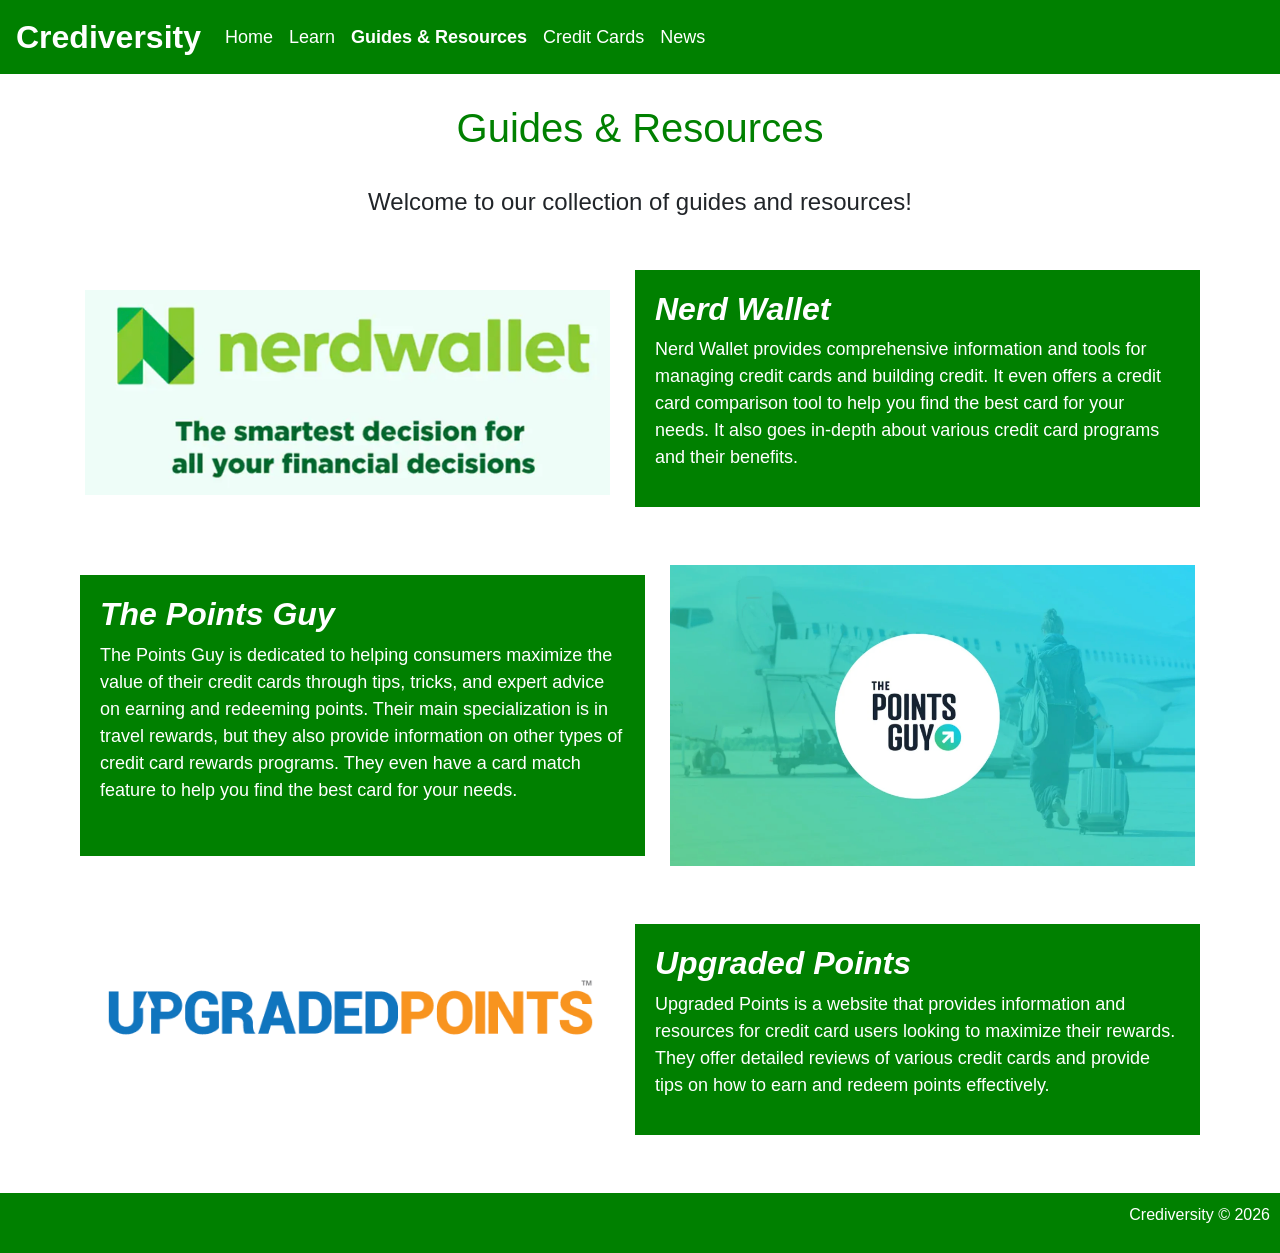
<file: resources.html>
<!DOCTYPE html>
<html lang="en">
    <head>
        <meta charset="UTF-8">
        <meta name="viewport" content="width=device-width, initial-scale=1.0">
        <title>Crediversity | Resources </title>

        <link rel="stylesheet" href="https://cdn.jsdelivr.net/npm/bootstrap@4.4.1/dist/css/bootstrap.min.css" integrity="sha384-Vkoo8x4CGsO3+Hhxv8T/Q5PaXtkKtu6ug5TOeNV6gBiFeWPGFN9MuhOf23Q9Ifjh" crossorigin="anonymous">

        <link rel="stylesheet" href="styles.css">
    </head>
    <body>

  <nav class="navbar navbar-expand-lg">
        <a class="navbar-brand" href="index.html">Crediversity</a>
        <button class="navbar-toggler" type="button" data-toggle="collapse" data-target="#navbarText" aria-controls="navbarText" aria-expanded="false" aria-label="Toggle navigation">
        <span class="navbar-toggler-icon"></span>
        </button>
        <div class="collapse navbar-collapse" id="navbarText">
            <ul class="navbar-nav mr-auto">
                <li class="nav-item">
                <a class="nav-link" href="index.html">Home</a>
                </li>
                <li class="nav-item">
                <a class="nav-link" href="learn.html">Learn</a>
                </li>
                <li class="nav-item">
                <a class="nav-link active" href="resources.html">Guides & Resources</a>
                </li>
                <li class="nav-item">
                <a class="nav-link" href="creditcards.html">Credit Cards</a>
                </li>
                <li class="nav-item">
                <a class="nav-link" href="news.html">News</a>
                </li>
            </ul>
        </div>
    </nav>

<div class="title">
<h1>Guides & Resources</h1>
</div>

<br>

<div class="intro">
<p>Welcome to our collection of guides and resources!</p>
</div>

<br>

<div class="container">
    <div class="row">
        <div class="col" id="nerd">
          <img src="images/nerdwallet.png" alt="Credit Card" class="img-fluid">
        </div>

        <div class="col description">
        <h2><a href="https://www.nerdwallet.com/" target="_blank">Nerd Wallet</a></h2>
        <p>Nerd Wallet provides comprehensive information and tools for managing credit cards and building credit. It even
           offers a credit card comparison tool to help you find the best card for your needs. It also goes in-depth about various credit 
           card programs and their benefits.</p>
        </p>
        </p>
        </div>
    </div>
</div>

<br>
<br>

<div class="container">
    <div class="row">
        <div class="col description">
        <h2><a href="https://thepointsguy.com/" target="_blank">The Points Guy</a></h2>
        <p>The Points Guy is dedicated to helping consumers maximize the value of their credit cards through tips, tricks, and expert advice on earning and redeeming points. Their
          main specialization is in travel rewards, but they also provide information on other types of credit card rewards programs. They even have a card match feature to help you find the best card for your needs.</p>
        </p>
        </div>
        <div class="col">
            <img src="images/thepointsguy.png" alt="Credit Card Benefits" class="img-fluid">
        </div>
    </div>
</div>

<br>
<br>

<div class="container">
    <div class="row">
        <div class="col" id="upg">
          <img src="images/upg_logo.png" alt="Paying Credit Card" class="img-fluid">
        </div>
        <div class="col description">
        <h2><a href="https://www.upgradedpoints.com/" target="_blank">Upgraded Points</a></h2>
          <p>Upgraded Points is a website that provides information and resources for credit card users looking to maximize their rewards. 
            They offer detailed reviews of various credit cards and provide tips on how to earn and redeem points effectively.</p>
        </div>
    </div>
</div>

<br>
<br>

<footer>
    <p>Crediversity &#169; 2026</p>
</footer>


    </body>
</html>
</file>
<file: styles.css>
.navbar {
    background-color: green;
}

.navbar .navbar-brand {
    color: white;
    font-weight: bold;
    font-size: 32px;
}

.navbar .nav-link {
    color: white;
    font-size: 18px;
    float: right;
}

.navbar .nav-link.active {
    color: white;
    font-weight: bold;
}

.navbar .nav-link:hover {
    color: white;
    text-decoration: underline;
}

#journey {
    color: green;
    font-weight: bold;
    font-style: italic;
}

.description {
    background-color: green;
    color: white;
    padding: 20px;
    margin: 10px;
}

.description p {
    font-size: 18px;
}

.description ul {
    font-size: 18px;
}

.description a {
    color: white;
    font-weight: bold;
    font-style: italic;
}

.description button {
    background-color: white;
    color: green;
    font-weight: bold;
    font-style: italic;
}

.description button:hover {
    background-color: lightgray;
    color: green;
    font-weight: bold;
    font-style: italic;
}

.description a:hover {
    color: white;
    font-weight: bold;
    font-style: italic;
    text-decoration: underline;
}

.benefitsImage {
    padding-top: 40px;
}

#nerd img {
    padding-top: 30px;
}

#upg img {
    padding-top: 55px;
}

.title {
    padding-top: 30px;
    text-align: center;
    font-size: 26px;
    color: green;
}

.intro {
    padding-left: 260px;
    padding-right: 260px;
    text-align: center;
    font-size: 24px;
}

.card-types {
    padding-top: 10px;
    padding-bottom: 10px;
    padding-left: 300px;
    padding-right: 300px;
}

.section h3 {
    text-align: left;
    padding-left: 300px;
}

.categoriesNavigation{
    color: white !important;
    background-color: green;
    text-align: center;
    padding: 8px;
}

.categoriesNavigation a{
    color: white !important;
    text-decoration: none;
}

.categoriesNavigation a:hover{
    color: white !important;
    text-decoration: underline;
}

footer {
    background-color: green;
    color: white;
    text-align: right;
    padding: 10px;
}
</file>
